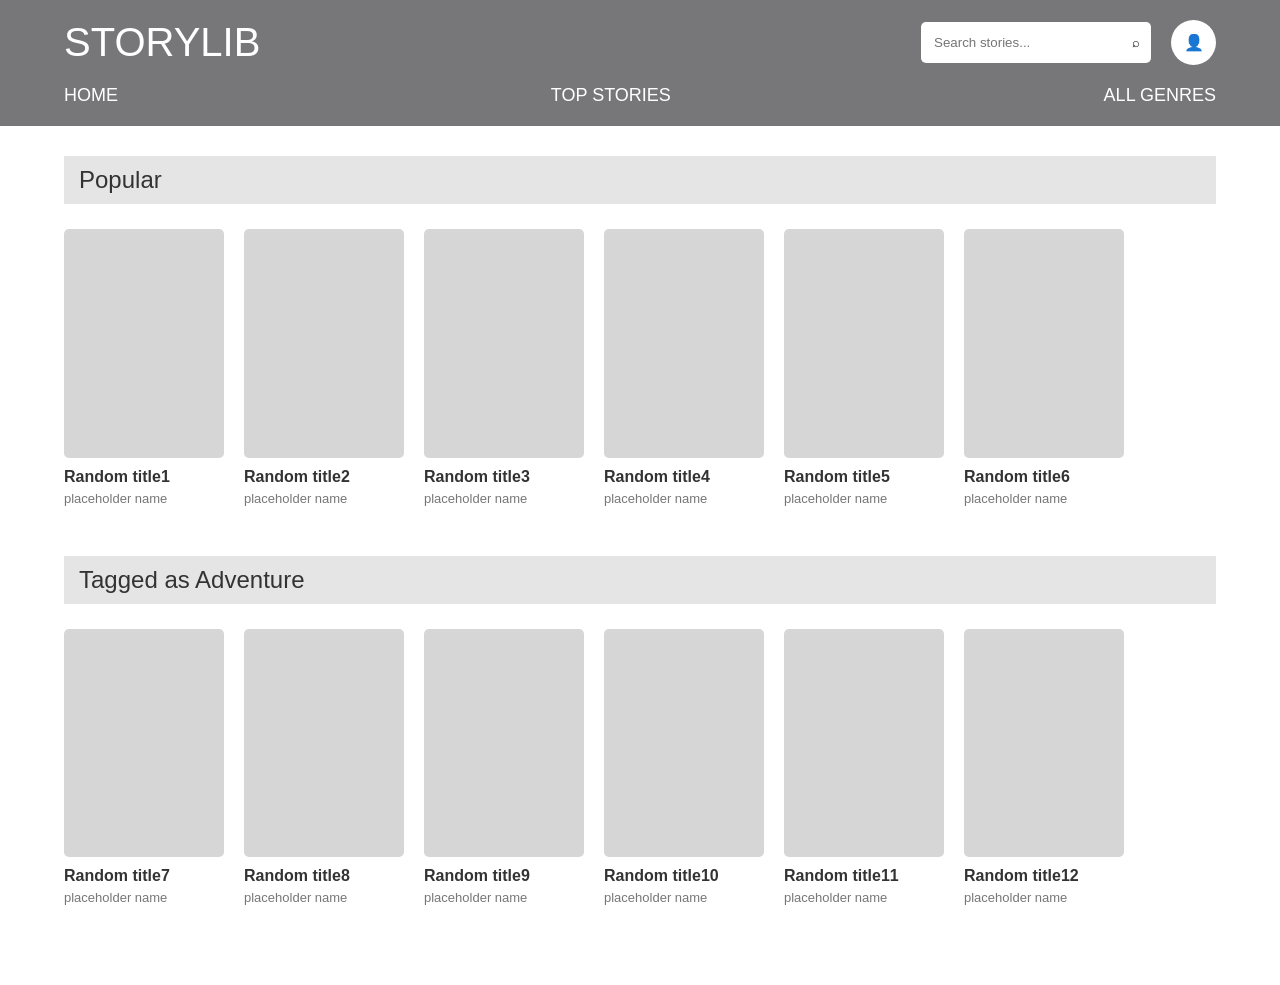
<file: html/index.html>
<!DOCTYPE html>
<html lang="sk">
<head>
    <meta charset="UTF-8">
    <meta name="viewport" content="width=device-width, initial-scale=1.0">
    <title>Storylib - Home</title>
    <link rel="stylesheet" href="styles.css">
</head>

<body>

<header class="site-header">

    <div class="header-top">

        <a href="index.html" class="brand">STORYLIB</a>

        <form class="search">
            <label>
                <input type="search" placeholder="Search stories..."/>
            </label>
            <button type="submit">⌕</button>
        </form>

        <a href="myStories.html" class="avatar">👤</a>

    </div>

    <nav class="main-nav">
        <a href="index.html" class="active">HOME</a>
        <a href="#top-stories">TOP STORIES</a>
        <a href="#popular">ALL GENRES</a>
    </nav>

</header>


<main class="home-main">

    <!-- POPULAR -->

    <section class="story-section" id="popular">

        <h1 class="section-title">Popular</h1>

        <div class="story-scroll">

            <article class="story-card">
                <div class="cover"></div>
                <h2>Random title1</h2>
                <p>placeholder name</p>
            </article>

            <article class="story-card">
                <div class="cover"></div>
                <h2>Random title2</h2>
                <p>placeholder name</p>
            </article>

            <article class="story-card">
                <div class="cover"></div>
                <h2>Random title3</h2>
                <p>placeholder name</p>
            </article>

            <article class="story-card">
                <div class="cover"></div>
                <h2>Random title4</h2>
                <p>placeholder name</p>
            </article>

            <article class="story-card">
                <div class="cover"></div>
                <h2>Random title5</h2>
                <p>placeholder name</p>
            </article>

            <article class="story-card">
                <div class="cover"></div>
                <h2>Random title6</h2>
                <p>placeholder name</p>
            </article>

        </div>

    </section>


    <!-- TOP STORIES -->

    <section class="story-section" id="top-stories">

        <h2 class="section-title">Tagged as Adventure</h2>

        <div class="story-scroll">

            <article class="story-card">
                <div class="cover"></div>
                <h2>Random title7</h2>
                <p>placeholder name</p>
            </article>

            <article class="story-card">
                <div class="cover"></div>
                <h2>Random title8</h2>
                <p>placeholder name</p>
            </article>

            <article class="story-card">
                <div class="cover"></div>
                <h2>Random title9</h2>
                <p>placeholder name</p>
            </article>

            <article class="story-card">
                <div class="cover"></div>
                <h2>Random title10</h2>
                <p>placeholder name</p>
            </article>

            <article class="story-card">
                <div class="cover"></div>
                <h2>Random title11</h2>
                <p>placeholder name</p>
            </article>

            <article class="story-card">
                <div class="cover"></div>
                <h2>Random title12</h2>
                <p>placeholder name</p>
            </article>

        </div>

    </section>

</main>

</body>
</html>
</file>
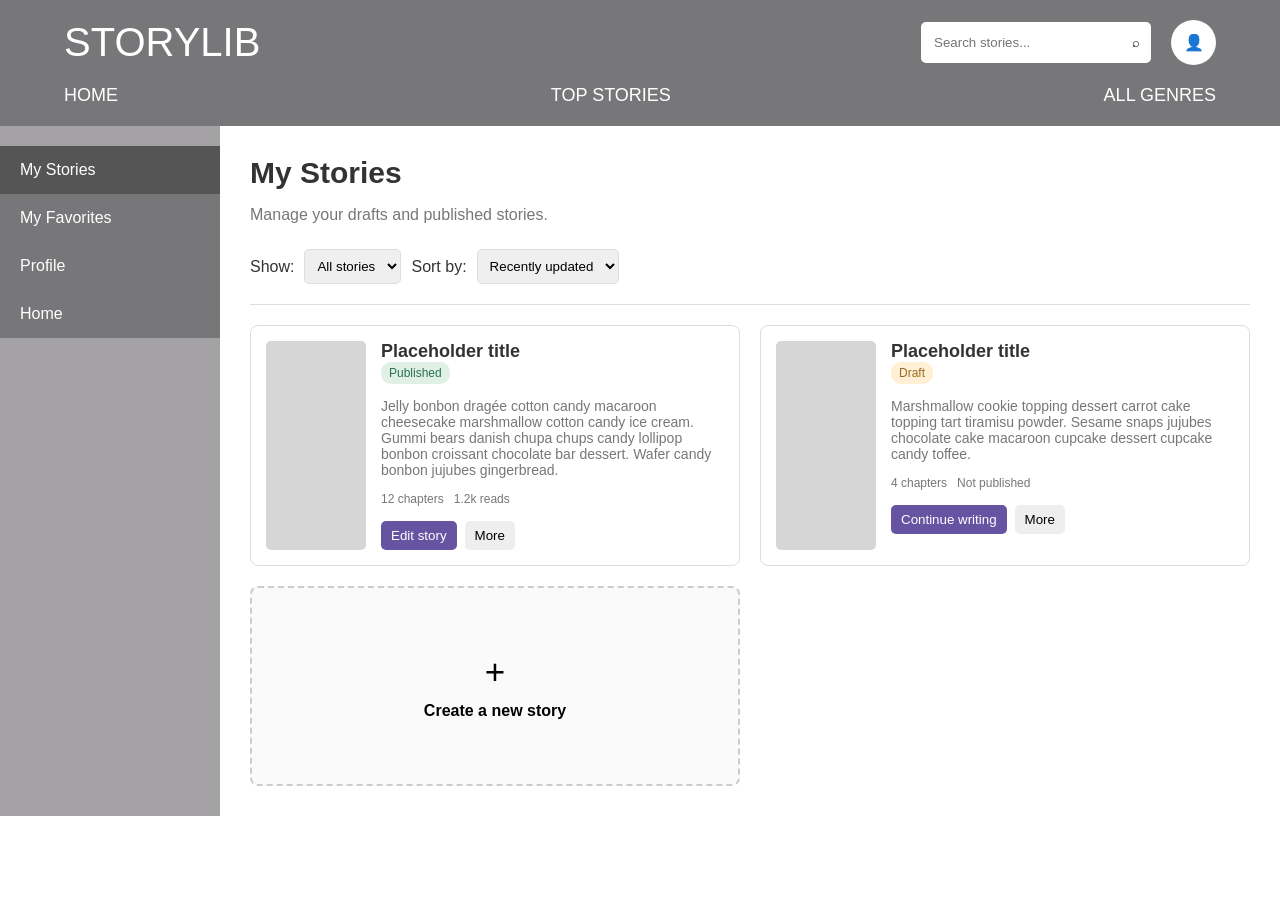
<file: html/myStories.html>
<!DOCTYPE html>
<html lang="sk">
<head>
    <meta charset="UTF-8">
    <meta name="viewport" content="width=device-width, initial-scale=1.0">
    <title>My Stories - Storylib</title>
    <link rel="stylesheet" href="styles.css">
</head>

<body>

<header class="site-header">

    <div class="header-top">

        <a href="index.html" class="brand">STORYLIB</a>

        <form class="search">
            <label>
                <input type="search" placeholder="Search stories...">
            </label>
            <button type="submit">⌕</button>
        </form>

        <a href="myStories.html" class="avatar">👤</a>

    </div>

    <nav class="main-nav">
        <a href="index.html">HOME</a>
        <a href="index.html#top-stories">TOP STORIES</a>
        <a href="index.html#popular">ALL GENRES</a>
    </nav>

</header>


<div class="dashboard">

    <!-- SIDEBAR -->

    <aside class="sidebar">

        <a href="myStories.html" class="selected">
            My Stories
        </a>

        <a href="#favorites">
            My Favorites
        </a>

        <a href="#profile">
            Profile
        </a>

        <a href="index.html">
            Home
        </a>

    </aside>


    <!-- MAIN CONTENT -->

    <main class="library-main">

        <div class="page-title">

            <div>
                <h1>My Stories</h1>

                <p>
                    Manage your drafts and published stories.
                </p>
            </div>

        </div>


        <!-- FILTERS -->

        <section class="library-toolbar">

            <label for="story-filter">Show:</label>

            <select id="story-filter">
                <option>All stories</option>
                <option>Published</option>
                <option>Drafts</option>
            </select>

            <label for="sort">Sort by:</label>

            <select id="sort">
                <option>Recently updated</option>
                <option>Title</option>
            </select>

        </section>


        <!-- STORIES -->

        <section class="owned-stories">

            <article class="owned-card">

                <div class="cover"></div>

                <div class="owned-info">

                    <div class="title-line">

                        <h2>Placeholder title</h2>

                        <span class="published">
                            Published
                        </span>

                    </div>

                    <p>
                        Jelly bonbon dragée cotton candy macaroon cheesecake marshmallow cotton candy ice cream. Gummi bears danish chupa chups candy lollipop bonbon croissant chocolate bar dessert. Wafer candy bonbon jujubes gingerbread.
                    </p>

                    <div class="story-stats">

                        <span>12 chapters</span>

                        <span>1.2k reads</span>

                    </div>

                    <div class="card-actions">

                        <button type="button">
                            Edit story
                        </button>

                        <button type="button">
                            More
                        </button>

                    </div>

                </div>

            </article>


            <article class="owned-card">

                <div class="cover"></div>

                <div class="owned-info">

                    <div class="title-line">

                        <h2>Placeholder title</h2>

                        <span class="draft">
                            Draft
                        </span>

                    </div>

                    <p>
                        Marshmallow cookie topping dessert carrot cake topping tart tiramisu powder. Sesame snaps jujubes chocolate cake macaroon cupcake dessert cupcake candy toffee.
                    </p>

                    <div class="story-stats">

                        <span>4 chapters</span>

                        <span>Not published</span>

                    </div>

                    <div class="card-actions">

                        <button type="button">
                            Continue writing
                        </button>

                        <button type="button">
                            More
                        </button>

                    </div>

                </div>

            </article>


            <!-- CREATE STORY -->

            <button class="create-story" type="button">

                <span class="plus">+</span>

                <strong>Create a new story</strong>

            </button>

        </section>

    </main>

</div>

</body>
</html>
</file>
<file: html/styles.css>
/* BASIC */

* {
    box-sizing: border-box;
}

body {
    margin: 0;
    font-family: Arial, sans-serif;
    color: #333;
}

a {
    text-decoration: none;
    color: inherit;
}

button,
input,
select {
    font-family: Arial, sans-serif;
}


/* HEADER */

.site-header {
    background: #77777a;
    color: white;
    padding: 20px 5% 0;
}

.header-top {
    display: flex;
    align-items: center;
    gap: 20px;
}

.brand {
    font-size: 40px;
}

.search {
    display: flex;
    margin-left: auto;
    background: white;
    border-radius: 5px;
    padding: 5px;
}

.search input {
    border: none;
    padding: 8px;
    width: 200px;
    min-width: 0;
}

.search button {
    border: none;
    background: white;
    cursor: pointer;
}

.avatar {
    background: white;
    color: black;
    border-radius: 50%;
    width: 45px;
    height: 45px;
    display: flex;
    justify-content: center;
    align-items: center;
}


/* NAVIGATION */

.main-nav {
    display: flex;
    justify-content: space-between;
    padding: 20px 0;
    gap: 15px;
}

.main-nav a {
    color: white;
    font-size: 18px;
}

.main-nav a:hover {
    text-decoration: underline;
}


/* HOME */

.home-main {
    padding: 30px 5%;
}

.story-section {
    margin-bottom: 35px;
}

.section-title {
    background: #e5e5e5;
    padding: 10px 15px;
    font-size: 24px;
    font-weight: normal;
    margin: 0 0 20px;
}


/* HORIZONTAL SCROLL */

.story-scroll {
    display: flex;
    gap: 20px;

    width: 100%;
    overflow-x: scroll;
    overflow-y: hidden;

    padding: 5px 0 15px;

    scroll-behavior: smooth;
    scrollbar-width: auto;
}

/* Viditeľný scrollbar */
.story-scroll::-webkit-scrollbar {
    height: 10px;
}

.story-scroll::-webkit-scrollbar-track {
    background: #eeeeee;
    border-radius: 10px;
}

.story-scroll::-webkit-scrollbar-thumb {
    background: #888888;
    border-radius: 10px;
}

.story-scroll::-webkit-scrollbar-thumb:hover {
    background: #555555;
}

.story-card {
    flex: 0 0 160px;
    min-width: 160px;
}

.cover {
    width: 100%;
    aspect-ratio: 0.7;

    background: #d6d6d6;

    border-radius: 5px;
}

.story-card h2 {
    font-size: 16px;
    margin: 10px 0 5px;
}

.story-card p {
    font-size: 13px;
    color: #777;
    margin: 0;
}


/* MY STORIES LAYOUT */

.dashboard {
    display: grid;
    grid-template-columns: 220px minmax(0, 1fr);
    min-height: 600px;
}


/* SIDEBAR */

.sidebar {
    background: #a4a2a5;
    display: flex;
    flex-direction: column;
    padding: 20px 0;
}

.sidebar a {
    background: #77777a;
    color: white;
    padding: 15px 20px;
}

.sidebar a:hover,
.sidebar .selected {
    background: #555;
}


/* MAIN CONTENT */

.library-main {
    padding: 30px;
    min-width: 0;
}

.page-title {
    margin-bottom: 25px;
}

.page-title h1 {
    font-size: 30px;
    margin: 0;
}

.page-title p {
    color: #777;
}


/* FILTERS */

.library-toolbar {
    display: flex;
    align-items: center;
    gap: 10px;
    flex-wrap: wrap;

    padding-bottom: 20px;
    margin-bottom: 20px;

    border-bottom: 1px solid #ddd;
}

.library-toolbar select {
    padding: 8px;
    border: 1px solid #ddd;
    border-radius: 5px;
}


/* STORIES */

.owned-stories {
    display: grid;
    grid-template-columns: repeat(2, minmax(0, 1fr));
    gap: 20px;
}

.owned-card {
    display: flex;
    gap: 15px;

    border: 1px solid #ddd;
    border-radius: 8px;

    padding: 15px;

    min-width: 0;
}

.owned-card .cover {
    width: 100px;
    flex: 0 0 100px;
}

.owned-info {
    min-width: 0;
}

.owned-info h2 {
    font-size: 18px;
    margin: 0;
}

.owned-info p {
    color: #777;
    font-size: 14px;
}


/* STATUS */

.published,
.draft {
    display: inline-block;
    padding: 4px 8px;
    border-radius: 10px;
    font-size: 12px;
}

.published {
    background: #e0f0e5;
    color: #28734e;
}

.draft {
    background: #fff0d5;
    color: #986a22;
}


/* STORY INFORMATION */

.story-stats {
    display: flex;
    flex-wrap: wrap;
    gap: 10px;

    font-size: 12px;
    color: #777;
}

.card-actions {
    display: flex;
    gap: 8px;
    margin-top: 15px;
}

.card-actions button {
    padding: 7px 10px;
    border: none;
    border-radius: 5px;
    cursor: pointer;
}

.card-actions button:first-child {
    background: #6654a3;
    color: white;
}

.card-actions button:last-child {
    background: #eee;
}


/* CREATE STORY */

.create-story {
    min-height: 200px;

    display: flex;
    flex-direction: column;
    justify-content: center;
    align-items: center;
    gap: 10px;

    background: #fafafa;

    border: 2px dashed #ccc;
    border-radius: 8px;

    cursor: pointer;
}

.create-story:hover {
    background: #f0f0f0;
}

.plus {
    font-size: 35px;
}

.create-story strong {
    font-size: 16px;
}


/* TABLET */

@media (max-width: 900px) {

    .story-card {
        flex-basis: 140px;
    }

    .dashboard {
        grid-template-columns: 170px minmax(0, 1fr);
    }

    .owned-stories {
        grid-template-columns: 1fr;
    }

}


/* MOBILE */

@media (max-width: 600px) {

    /* HEADER */

    .site-header {
        padding: 15px;
    }

    .header-top {
        gap: 10px;
    }

    .brand {
        font-size: 25px;
    }

    .search {
        flex: 1;
        min-width: 0;
    }

    .search input {
        width: 100%;
    }

    .avatar {
        width: 35px;
        height: 35px;
        flex-shrink: 0;
    }

    .main-nav {
        gap: 10px;
    }

    .main-nav a {
        font-size: 12px;
    }


    /* HOME */

    .home-main {
        padding: 20px 15px;
    }

    .section-title {
        font-size: 20px;
    }

    .story-card {
        flex-basis: 130px;
    }


    /* SIDEBAR */

    .dashboard {
        display: block;
    }

    .sidebar {
        display: grid;
        grid-template-columns: repeat(4, 1fr);
        padding: 0;
        gap: 2px;
    }

    .sidebar a {
        text-align: center;
        padding: 12px 5px;
        font-size: 12px;
    }


    /* MY STORIES */

    .library-main {
        padding: 20px 15px;
    }

    .page-title h1 {
        font-size: 25px;
    }

    .owned-stories {
        grid-template-columns: 1fr;
    }

    .owned-card {
        padding: 10px;
        gap: 10px;
    }

    .owned-card .cover {
        width: 80px;
        flex-basis: 80px;
    }

    .owned-info h2 {
        font-size: 15px;
    }

    .owned-info p {
        font-size: 12px;
    }

    .story-stats {
        font-size: 11px;
    }

    .card-actions button {
        font-size: 11px;
    }

}


/* VERY SMALL MOBILE */

@media (max-width: 380px) {

    .brand {
        font-size: 21px;
    }

    .main-nav a {
        font-size: 10px;
    }

    .owned-card {
        flex-direction: column;
    }

    .owned-card .cover {
        width: 100%;
        aspect-ratio: 1.5;
    }

}
</file>
